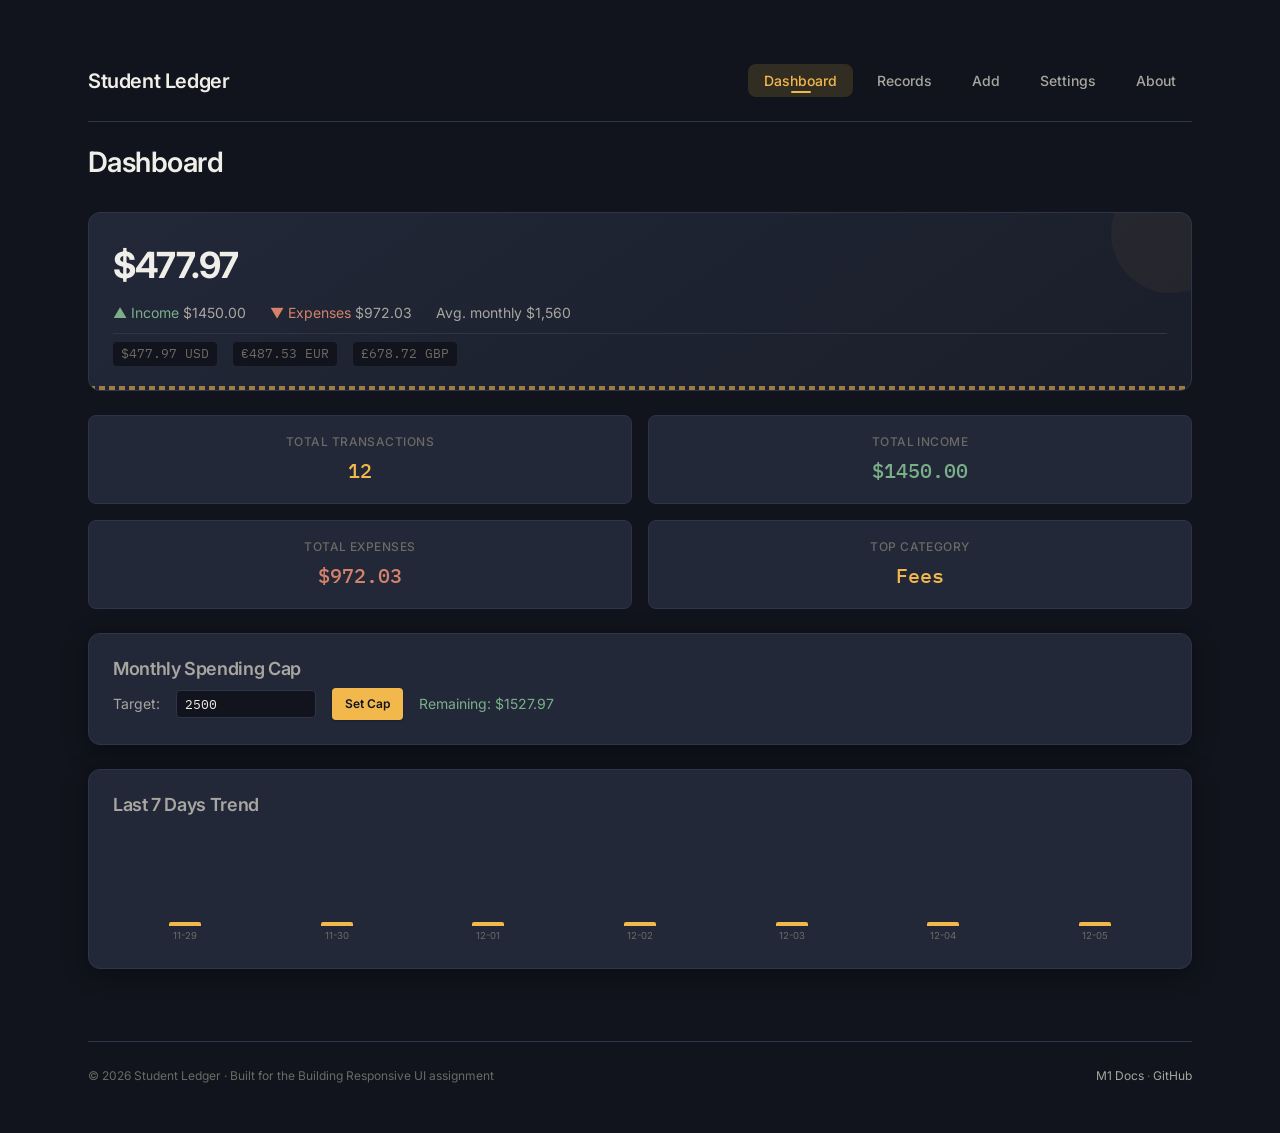
<file: index.html>
<!-- M2 – Semantic HTML & Base CSS-->

<!DOCTYPE html>
<html lang="en">
<head>
    <meta charset="UTF-8" />
    <meta name="viewport" content="width=device-width, initial-scale=1.0" />
    <title>Student Ledger · Finance Tracker</title>
    <link rel="preconnect" href="https://fonts.googleapis.com" />
    <link rel="preconnect" href="https://fonts.gstatic.com" crossorigin />
    <link href="https://fonts.googleapis.com/css2?family=Fraunces:opsz,wght@9..144,400;9..144,600;9..144,700&family=Inter:opsz,wght@14..32,400;14..32,500;14..32,600&family=IBM+Plex+Mono:wght@400;500&display=swap" rel="stylesheet" />
    <link rel="stylesheet" href="styles/main.css" />
    <script type="module" src="scripts/app.js"></script>
</head>
<body>

    <a class="skip-link" href="#main-content">Skip to main content</a>
    <div role="status" aria-live="polite" class="aria-live" id="live-status"></div>
    <div role="alert" aria-live="assertive" class="aria-live" id="live-alert"></div>

    <div class="app-wrapper">

        <header class="app-header" role="banner">
                <span class="app-title" >Student Ledger</span>
            <nav class="app-nav" role="navigation" aria-label="Main navigation">
                <button data-page="dashboard" aria-current="page">Dashboard</button>
                <button data-page="records">Records</button>
                <button data-page="add">Add</button>
                <button data-page="settings">Settings</button>
                <button data-page="about">About</button>
            </nav>
        </header>

        <main class="app-main" id="main-content" role="main">

            <!-- Dashboard (M5 deploy) -->
            <section class="page active" id="page-dashboard" aria-labelledby="dashboard-heading">
                    <h1 id="dashboard-heading">Dashboard</h1>

                    <!-- Balance Card -->
                    <div class="balance-card" role="figure" aria-label="Account balance summary">
                        <div class="balance-amount" id="balance-display">$3,540.60</div>
                        <div class="balance-sub">
                            <span><span class="income-label">&#9650; Income</span> <span id="dash-income">$4,200</span></span>
                            <span><span class="expense-label">&#9660; Expenses</span> <span id="dash-expenses">$1,560</span></span>
                            <span>Avg. monthly <span id="avg-expense">$1,560</span></span>
                        </div>
                        <div class="currency-conversion" id="currency-conversion" aria-label="Amount in other currencies"></div>
                    </div>

                    <!-- Stats Grid -->
                    <div class="stats-grid" role="list" aria-label="Statistics summary">
                        <div class="stat-card" role="listitem">
                            <div class="stat-label">Total Transactions</div>
                            <div class="stat-value amber" id="stat-count">0</div>
                        </div>
                        <div class="stat-card" role="listitem">
                            <div class="stat-label">Total Income</div>
                            <div class="stat-value income" id="stat-income">$0</div>
                        </div>
                        <div class="stat-card" role="listitem">
                            <div class="stat-label">Total Expenses</div>
                            <div class="stat-value expense" id="stat-expenses">$0</div>
                        </div>
                        <div class="stat-card" role="listitem">
                            <div class="stat-label">Top Category</div>
                            <div class="stat-value amber" id="stat-top-category">—</div>
                        </div>
                    </div>

                    <!-- Spending Cap -->
                    <div class="card" style="margin-bottom:var(--space-lg);">
                        <h3>Monthly Spending Cap</h3>
                        <div style="display:flex;flex-wrap:wrap;gap:var(--space-md);align-items:center;">
                            <label for="cap-input" style="font-size:0.875rem;color:var(--color-text-secondary);">Target:</label>
                            <input type="number" id="cap-input" value="2000" step="100" min="0"
                                style="width:140px;padding:var(--space-xs) var(--space-sm);background:var(--color-navy);border:1px solid var(--color-border);border-radius:var(--radius-sm);color:var(--color-text-primary);font-family:var(--font-mono);" />
                            <button class="btn btn-primary btn-sm" id="cap-set-btn">Set Cap</button>
                            <span style="font-size:0.875rem;color:var(--color-text-secondary);" id="cap-status">Remaining: $2,640</span>
                        </div>
                    </div>

                    <!-- Trend Chart -->
                    <div class="card" style="margin-bottom:var(--space-lg);">
                        <h3>Last 7 Days Trend</h3>
                        <div id="trend-chart" style="display:flex;align-items:flex-end;gap:var(--space-sm);height:120px;padding-top:var(--space-md);"
                            role="img" aria-label="Bar chart of daily spending for the last 7 days"></div>
                    </div>
                </section>

           <!-- Records (M4) -->
           <section class="page" id="page-records" aria-labelledby="records-heading">
                <h1 id="records-heading">Records</h1>

    <!-- Search bar -->
               <div class="search-bar" role="search">
                    <label for="search-input" class="sr-only">Search records</label>
                    <input type="text" id="search-input"
                        placeholder="Search with regex… e.g. /coffee|tea/i"
                        aria-describedby="search-stats search-hint" />
                    <span class="search-stats" id="search-stats">0 records</span>
                    <button class="btn btn-outline btn-sm" id="search-clear-btn" aria-label="Clear search">&#10005;</button>
                </div>

    <!-- Search hints -->
                <div class="search-hint" id="search-hint">
                <span style="color:var(--color-text-secondary);">Try:</span>
                <code>/coffee|tea/i</code> <span style="color:var(--color-text-muted);">— beverages</span>
                <code>/\.\d{2}\b/</code> <span style="color:var(--color-text-muted);">— cents present</span>
                <code>/\b(\w+)\s+\1\b/</code> <span style="color:var(--color-text-muted);">— duplicate words</span>
                </div>

    <!-- Table -->
                <div class="table-wrap" role="table" aria-label="Transaction records">
                    <table>
                        <thead>
                            <tr>
                                <th data-sort="date" aria-sort="none">Date <span class="sort-icon" aria-hidden="true">&#9650;&#9660;</span></th>
                                <th data-sort="description" aria-sort="none">Description <span class="sort-icon" aria-hidden="true">&#9650;&#9660;</span></th>
                                <th data-sort="category" aria-sort="none">Category <span class="sort-icon" aria-hidden="true">&#9650;&#9660;</span></th>
                                <th data-sort="amount" aria-sort="none" style="text-align:right;">Amount <span class="sort-icon" aria-hidden="true">&#9650;&#9660;</span></th>
                                <th style="text-align:right;">Actions</th>
                            </tr>
                        </thead>
                        <tbody id="records-body">
                            <tr><td colspan="5" class="table-empty">No records yet. Add your first transaction!</td></tr>
                        </tbody>
                    </table>
                </div>

    <!-- Bulk actions -->
                <div style="display:flex;flex-wrap:wrap;gap:var(--space-sm);margin-top:var(--space-sm);">
                    <button class="btn btn-outline btn-sm" id="export-json-btn">&#11015; Export JSON</button>
                    <button class="btn btn-outline btn-sm" id="import-json-btn">&#11014; Import JSON</button>
                    <input type="file" id="import-file-input" accept=".json" style="display:none;" />
                    <button class="btn btn-danger btn-sm" id="seed-btn">&#127793; Load Seed</button>
                    <button class="btn btn-danger btn-sm" id="clear-btn">&#128465; Clear All</button>
                </div>
            </section>

           <!-- Add / Edit (added in M3) -->
                <section class="page" id="page-add" aria-labelledby="add-heading">
                    <h1 id="add-heading">Add Transaction</h1>

                    <form id="transaction-form" novalidate>
                        <input type="hidden" id="edit-id" value="" />

                        <div class="form-row">
                            <div class="form-group">
                                <label for="form-description">Description <span class="required" aria-hidden="true">*</span></label>
                                <input type="text" id="form-description" placeholder="e.g. Lunch at cafeteria"
                                    required aria-describedby="desc-hint desc-error" />
                                <div class="field-hint" id="desc-hint">No leading/trailing spaces. Max 60 chars.</div>
                                <div class="field-error" id="desc-error" role="alert">Please enter a valid description.</div>
                                <div class="field-success" id="desc-success"></div>
                            </div>

                            <div class="form-group">
                                <label for="form-amount">Amount <span class="required" aria-hidden="true">*</span></label>
                                <input type="text" id="form-amount" placeholder="0.00"
                                    required aria-describedby="amount-hint amount-error" />
                                <div class="field-hint" id="amount-hint">Enter a positive number. Then select Income or Expense below.</div>
                                <div class="field-error" id="amount-error" role="alert">Enter a valid amount (e.g. 12.50).</div>
                            </div>
                        </div>

                        <div class="form-row">
                            <div class="form-group">
                                <label for="form-type">Type <span class="required" aria-hidden="true">*</span></label>
                                <select id="form-type" required>
                                    <option value="income">Income (+)</option>
                                    <option value="expense">Expense (−)</option>
                                </select>
                            </div>

                            <div class="form-group">
                                <label for="form-category">Category <span class="required" aria-hidden="true">*</span></label>
                                <select id="form-category" required aria-describedby="cat-error">
                                    <option value="Food">Food</option>
                                    <option value="Books">Books</option>
                                    <option value="Transport">Transport</option>
                                    <option value="Entertainment">Entertainment</option>
                                    <option value="Fees">Fees</option>
                                    <option value="Other">Other</option>
                                </select>
                                <div class="field-error" id="cat-error" role="alert">Please select a category.</div>
                            </div>
                        </div>

                        <div class="form-row">
                            <div class="form-group">
                                <label for="form-date">Date <span class="required" aria-hidden="true">*</span></label>
                                <input type="date" id="form-date" required aria-describedby="date-error" />
                                <div class="field-error" id="date-error" role="alert">Enter a valid date (YYYY-MM-DD).</div>
                            </div>
                        </div>

                        <div style="display:flex;flex-wrap:wrap;gap:var(--space-sm);margin-top:var(--space-md);">
                            <button type="submit" class="btn btn-primary" id="form-submit-btn">Add Transaction</button>
                            <button type="reset" class="btn btn-outline" id="form-cancel-btn">Cancel</button>
                        </div>
                    </form>
                </section>
            <!-- Settings (M6) -->
            <section class="page" id="page-settings" aria-labelledby="settings-heading">
                <h1 id="settings-heading">Settings</h1>

                <div class="settings-grid">

                    <!-- Currency Section -->
                    <div class="settings-section">
                        <h3>Currency</h3>

                        <div class="setting-row">
                            <label for="currency-base">Base</label>
                            <select id="currency-base">
                                <option value="USD">USD ($)</option>
                                <option value="EUR">EUR (€)</option>
                                <option value="GBP">GBP (£)</option>
                                <option value="CAD">CAD (C$)</option>
                                <option value="AUD">AUD (A$)</option>
                            </select>
                        </div>

                        <div class="setting-row">
                            <label for="currency-alt1">Alt 1</label>
                            <select id="currency-alt1">
                                <option value="EUR">EUR (€)</option>
                                <option value="USD">USD ($)</option>
                                <option value="GBP">GBP (£)</option>
                                <option value="CAD">CAD (C$)</option>
                                <option value="AUD">AUD (A$)</option>
                            </select>
                        </div>

                        <div class="setting-row">
                            <label for="currency-alt2">Alt 2</label>
                            <select id="currency-alt2">
                                <option value="GBP">GBP (£)</option>
                                <option value="USD">USD ($)</option>
                                <option value="EUR">EUR (€)</option>
                                <option value="CAD">CAD (C$)</option>
                                <option value="AUD">AUD (A$)</option>
                            </select>
                        </div>

                        <div class="setting-row">
                            <label for="rate-base-alt1">Rate (base → alt1)</label>
                            <input type="number" id="rate-base-alt1" value="1.08" step="0.01" min="0" />
                        </div>

                        <div class="setting-row">
                            <label for="rate-base-alt2">Rate (base → alt2)</label>
                            <input type="number" id="rate-base-alt2" value="1.32" step="0.01" min="0" />
                        </div>

                        <div class="setting-row">
                            <label for="display-currency">Display currency</label>
                            <select id="display-currency">
                                <option value="base">Base</option>
                                <option value="alt1">Alt 1</option>
                                <option value="alt2">Alt 2</option>
                            </select>
                        </div>
                    </div>

                    <!-- Categories Section -->
                    <div class="settings-section">
                        <h3>Categories</h3>

                        <div id="category-list">
                            <div class="setting-row">
                                <span style="flex:1;font-size:0.875rem;">Food</span>
                            </div>
                            <div class="setting-row">
                                <span style="flex:1;font-size:0.875rem;">Books</span>
                            </div>
                            <div class="setting-row">
                                <span style="flex:1;font-size:0.875rem;">Transport</span>
                            </div>
                            <div class="setting-row">
                                <span style="flex:1;font-size:0.875rem;">Entertainment</span>
                            </div>
                            <div class="setting-row">
                                <span style="flex:1;font-size:0.875rem;">Fees</span>
                            </div>
                            <div class="setting-row" style="border-bottom: none;">
                                <span style="flex:1;font-size:0.875rem;">Other</span>
                            </div>
                        </div>

                        <div style="display:flex;gap:var(--space-sm);margin-top:var(--space-sm);">
                            <input type="text" id="new-category-input" placeholder="New category…"
                                style="flex:1;padding:var(--space-xs) var(--space-sm);background:var(--color-navy);border:1px solid var(--color-border);border-radius:var(--radius-sm);color:var(--color-text-primary);" />
                            <button class="btn btn-primary btn-sm" id="add-category-btn">Add</button>
                        </div>
                    </div>

                    <!-- Data Section -->
                    <div class="settings-section">
                        <h3>Data</h3>

                        <div class="setting-row">
                            <span style="font-size:0.875rem;color:var(--color-text-secondary);">Records stored</span>
                            <span style="font-family:var(--font-mono);" id="settings-record-count">0</span>
                        </div>

                        <div style="display:flex;flex-wrap:wrap;gap:var(--space-sm);margin-top:var(--space-sm);">
                            <button class="btn btn-outline btn-sm" id="settings-export-btn">&#11015; Export</button>
                            <button class="btn btn-outline btn-sm" id="settings-import-btn">&#11014; Import</button>
                            <button class="btn btn-danger btn-sm" id="settings-clear-btn">&#128465; Clear</button>
                        </div>
                    </div>

                </div>
            </section>
            <section class="page" id="page-about" aria-labelledby="about-heading">
                <h1 id="about-heading">About</h1>
            
                <div class="card" style="margin-bottom:var(--space-lg);">
                    <p style="color:var(--color-text-secondary);margin-bottom:var(--space-md);">
                        <strong>Student Ledger</strong> is a finance tracker built for the <strong>Building Responsive UI</strong>
                        summative assignment. It follows a <strong>student-ledger design</strong> with a deep navy palette,
                        warm amber accents, and a torn-ledger-edge motif.
                    </p>
                    <p style="color:var(--color-text-muted);font-size:0.875rem;">
                        <strong>Contact:</strong>
                        <a href="https://github.com/cindoha-hash" style="color:var(--color-amber);">GitHub</a>
                        &middot;
                        <a href="mailto:c.indoha@alustudent.com" style="color:var(--color-amber);">c.indoha@alustudent.com</a>
                    </p>
                </div>
                
                <div class="m1-docs" id="m1-docs" aria-label="Milestone 1 documentation">
                    <h2>&#128220; M1 — Spec &amp; Wireframes</h2>
                    <h3>Theme</h3>
                    <p><span class="badge">Student Finance Tracker</span></p>
                    <h3>Data Model</h3>
                    <ul>
                        <li><code>id</code> — unique identifier</li>
                        <li><code>description</code> — transaction title</li>
                        <li><code>amount</code> — numeric value</li>
                        <li><code>category</code> — editable list</li>
                        <li><code>date</code> — YYYY-MM-DD</li>
                        <li><code>createdAt</code>, <code>updatedAt</code></li>
                    </ul>
                    <h3>Wireframes</h3>
                    <div class="wireframe-grid">
                        <div class="wf-item"><span class="wf-icon" aria-hidden="true">&#128202;</span>Dashboard</div>
                        <div class="wf-item"><span class="wf-icon" aria-hidden="true">&#128220;</span>Records</div>
                        <div class="wf-item"><span class="wf-icon" aria-hidden="true">&#9998;</span>Add/Edit</div>
                        <div class="wf-item"><span class="wf-icon" aria-hidden="true">&#9881;</span>Settings</div>
                        <div class="wf-item"><span class="wf-icon" aria-hidden="true">&#9432;</span>About</div>
                    </div>
                    <h3>Accessibility Plan</h3>
                    <ul>
                        <li>Semantic landmarks</li>
                        <li>Skip link</li>
                        <li>ARIA live regions</li>
                        <li>Labels + aria-describedby</li>
                        <li>Visible focus</li>
                        <li>Colour contrast</li>
                        <li>Keyboard navigation</li>
                    </ul>
                    <h3>Regex Validation Rules</h3>
                    <ul>
                        <li><code>/^\S(?:.*\S)?$/</code> — description</li>
                        <li><code>/^(0|[1-9]\d*)(\.\d{1,2})?$/</code> — amount</li>
                        <li><code>/^\d{4}-(0[1-9]|1[0-2])-(0[1-9]|[12]\d|3[01])$/</code> — date</li>
                        <li><code>/^[A-Za-z]+(?:[ -][A-Za-z]+)*$/</code> — category</li>
                        <li><code>/(?=.*\d)(?=.*[a-zA-Z])(?=.*[^\w\s])/</code> — advanced</li>
                    </ul>
                    <h3>Keyboard Map</h3>
                    <ul>
                        <li><kbd>Tab</kbd> / <kbd>Shift+Tab</kbd> — navigate</li>
                        <li><kbd>Enter</kbd> / <kbd>Space</kbd> — activate</li>
                        <li><kbd>Escape</kbd> — cancel</li>
                    </ul>
                </div>
            </section>

        </main>

        
        <footer class="app-footer" role="contentinfo">
            <span>&copy; 2026 Student Ledger &middot; Built for the Building Responsive UI assignment</span>
            <span>
                <a href="#m1-docs">M1 Docs</a>
                &middot;
                <a href="https://github.com/cindoha-hash" target="_blank" rel="noopener noreferrer">GitHub</a>
            </span>
        </footer>

    </div>
</body>
</html>
</file>
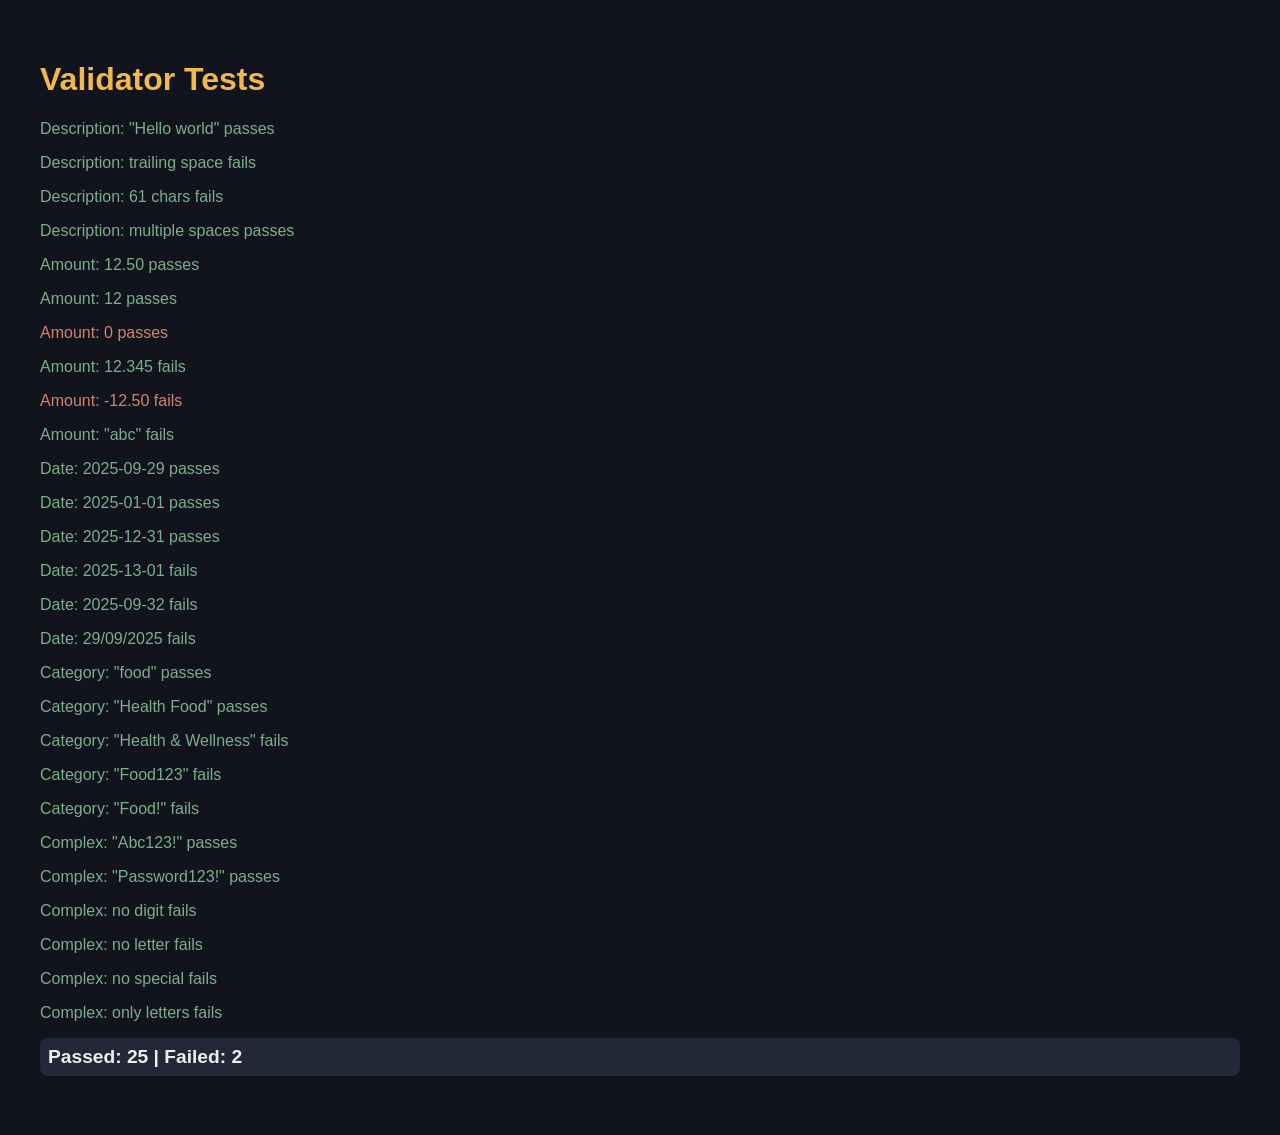
<file: tests.html>
<!-- M3 – Regex testing from validators.js-->
<!DOCTYPE html>
<html>
<head>
    <meta charset="UTF-8">
    <title>Validator Tests</title>
    <style>
        body { font-family: sans-serif; padding: 2rem; background: #11141C; color: #F0EEE8; }
        h1 { color: #F2B84B; }
        #results { margin-top: 1rem; }
        .pass { color: #7BAF8A; }
        .fail { color: #D4836A; }
        .summary { font-size: 1.2rem; margin-top: 1rem; padding: 0.5rem; background: #222838; border-radius: 8px; }
    </style>
</head>
<body>
    <h1>Validator Tests</h1>
    <div id="results"></div>

    <script type="module">
        import { validators } from './scripts/validators.js';

        // Test cases for each validator
        const testCases = [
            // Description
            { label: 'Description: "Hello world" passes', check: () => validators.description('Hello world') },
            { label: 'Description: trailing space fails', check: () => !validators.description('Hello ') },
            { label: 'Description: 61 chars fails', check: () => !validators.description('a'.repeat(61)) },
            { label: 'Description: multiple spaces passes', check: () => validators.description('Hello   world') },

            // Amount
            { label: 'Amount: 12.50 passes', check: () => validators.amount('12.50') },
            { label: 'Amount: 12 passes', check: () => validators.amount('12') },
            { label: 'Amount: 0 passes', check: () => validators.amount('0') },
            { label: 'Amount: 12.345 fails', check: () => !validators.amount('12.345') },
            { label: 'Amount: -12.50 fails', check: () => !validators.amount('-12.50') },
            { label: 'Amount: "abc" fails', check: () => !validators.amount('ABC') },

            // Date
            { label: 'Date: 2025-09-29 passes', check: () => validators.date('2025-09-29') },
            { label: 'Date: 2025-01-01 passes', check: () => validators.date('2025-01-01') },
            { label: 'Date: 2025-12-31 passes', check: () => validators.date('2025-12-31') },
            { label: 'Date: 2025-13-01 fails', check: () => !validators.date('2025-13-01') },
            { label: 'Date: 2025-09-32 fails', check: () => !validators.date('2025-09-32') },
            { label: 'Date: 29/09/2025 fails', check: () => !validators.date('29/09/2025') },

            // Category
            { label: 'Category: "food" passes', check: () => validators.category('Food') },
            { label: 'Category: "Health Food" passes', check: () => validators.category('Health Food') },
            { label: 'Category: "Health & Wellness" fails', check: () => !validators.category('Health & Wellness') },
            { label: 'Category: "Food123" fails', check: () => !validators.category('Food123') },
            { label: 'Category: "Food!" fails', check: () => !validators.category('Food!') },

            // Advanced (complex)
            { label: 'Complex: "Abc123!" passes', check: () => validators.complex('Abc123!') },
            { label: 'Complex: "Password123!" passes', check: () => validators.complex('Password123!') },
            { label: 'Complex: no digit fails', check: () => !validators.complex('Abcdef!') },
            { label: 'Complex: no letter fails', check: () => !validators.complex('123456!') },
            { label: 'Complex: no special fails', check: () => !validators.complex('Abc123') },
            { label: 'Complex: only letters fails', check: () => !validators.complex('Abcdef') },
        ];

        // Run the tests
        const results = document.getElementById('results');
        let passed = 0, failed = 0;

        for (const test of testCases) {
            try {
                const result = test.check();
                if (result) {
                    passed++;
                    results.innerHTML += `<p class="pass">${test.label}</p>`;
                } else {
                    failed++;
                    results.innerHTML += `<p class="fail">${test.label}</p>`;
                }
            } catch (error) {
                failed++;
                results.innerHTML += `<p class="fail">${test.label} (error: ${error.message})</p>`;
            }
        }

        results.innerHTML += `<p class="summary"><strong> Passed: ${passed} | Failed: ${failed}</strong></p>`;
    </script>
</body>
</html>
</file>
<file: styles/main.css>
/* M2 – Semantic HTML & Base CSS*/

:root {
    /* Colours */
    --color-navy: #11141C;
    --color-navy-light: #1A1E2A;
    --color-navy-muted: #2A2F3E;
    --color-surface: #1A1E2A;
    --color-surface-card: #222838;
    --color-surface-card-hover: #2C3346;
    --color-amber: #F2B84B;
    --color-amber-dim: rgba(242, 184, 75, 0.15);
    --color-sage: #7BAF8A;
    --color-sage-dim: rgba(123, 175, 138, 0.15);
    --color-terracotta: #D4836A;
    --color-terracotta-dim: rgba(212, 131, 106, 0.15);
    --color-text-primary: #F0EEE8;
    --color-text-secondary: #A8A6A0;
    --color-text-muted: #6B6A64;
    --color-border: #2F3548;
    --color-focus-ring: #F2B84B;
    --color-error: #E87A6A;
    --color-success: #7BAF8A;
    --color-white: #F0EEE8;
    --color-black: #0B0D14;

    /* Typography */
    --font-display: 'Inter', system-ui, -apple-system, sans-serif;
    --font-ui: 'Inter', system-ui, -apple-system, sans-serif;
    --font-mono: 'IBM Plex Mono', monospace;

    /* Spacing */
    --space-xs: 0.25rem;
    --space-sm: 0.5rem;
    --space-md: 1rem;
    --space-lg: 1.5rem;
    --space-xl: 2rem;
    --space-2xl: 3rem;

    /* Radius */
    --radius-sm: 4px;
    --radius-md: 8px;
    --radius-lg: 12px;
    --radius-xl: 16px;

    /* Shadows */
    --shadow-card: 0 4px 24px rgba(0, 0, 0, 0.4);
    --shadow-focus: 0 0 0 3px rgba(242, 184, 75, 0.4);

    /* Transitions */
    --transition-fast: 150ms ease;
    --transition-med: 250ms ease;
    --transition-slow: 400ms ease;

    /* Breakpoints */
    --bp-mobile: 360px;
    --bp-tablet: 768px;
    --bp-desktop: 1024px;
}

*,
*::before,
*::after {
    margin: 0;
    padding: 0;
    box-sizing: border-box;
}

html {
    scroll-behavior: smooth;
    -webkit-text-size-adjust: 100%;
}

body {
    font-family: var(--font-ui);
    background: var(--color-navy);
    color: var(--color-text-primary);
    line-height: 1.6;
    min-height: 100vh;
    display: flex;
    flex-direction: column;
}

:focus-visible {
    outline: 3px solid var(--color-focus-ring);
    outline-offset: 2px;
    border-radius: var(--radius-sm);
}

.skip-link {
    position: fixed;
    top: -9999px;
    left: 50%;
    transform: translateX(-50%);
    background: var(--color-amber);
    color: var(--color-navy);
    padding: var(--space-md) var(--space-lg);
    border-radius: 0 0 var(--radius-md) var(--radius-md);
    font-weight: 600;
    z-index: 9999;
    text-decoration: none;
    transition: top var(--transition-fast);
}
.skip-link:focus {
    top: 0;
}

.app-wrapper {
    max-width: 1200px;
    margin: 0 auto;
    padding: var(--space-md);
    width: 100%;
    flex: 1;
    display: flex;
    flex-direction: column;
}

.app-header {
    display: flex;
    flex-wrap: wrap;
    align-items: center;
    justify-content: space-between;
    padding: var(--space-md) 0 var(--space-lg);
    border-bottom: 1px solid var(--color-border);
    margin-bottom: var(--space-lg);
    gap: var(--space-md);
}

.app-title {
   font-family: var(--font-display);
    font-weight: 600;
    font-size: 1.25rem;
    letter-spacing: -0.02em;
    color: var(--color-text-primary);
}
.app-nav {
    display: flex;
    flex-wrap: wrap;
    gap: var(--space-xs) var(--space-sm);
}
.app-nav button {
    background: transparent;
    border: none;
    color: var(--color-text-secondary);
    font-family: var(--font-ui);
    font-size: 0.875rem;
    font-weight: 500;
    padding: var(--space-sm) var(--space-md);
    border-radius: var(--radius-md);
    cursor: pointer;
    transition: background var(--transition-fast), color var(--transition-fast);
    position: relative;
}
.app-nav button:hover {
    background: var(--color-surface-card);
    color: var(--color-text-primary);
}
.app-nav button[aria-current="page"] {
    color: var(--color-amber);
    background: var(--color-amber-dim);
}
.app-nav button[aria-current="page"]::after {
    content: '';
    position: absolute;
    bottom: 4px;
    left: 50%;
    transform: translateX(-50%);
    width: 20px;
    height: 2px;
    background: var(--color-amber);
    border-radius: 2px;
}

.app-main {
    flex: 1;
}

.page {
    display: none;
    animation: fadeIn var(--transition-med);
}
.page.active {
    display: block;
}
.page h1 {
    margin-bottom: var(--space-xl);
}

@keyframes fadeIn {
    0% {
        opacity: 0;
        transform: translateY(8px);
    }
    100% {
        opacity: 1;
        transform: translateY(0);
    }
}

.app-footer {
    margin-top: var(--space-2xl);
    padding-top: var(--space-lg);
    border-top: 1px solid var(--color-border);
    font-size: 0.75rem;
    color: var(--color-text-muted);
    display: flex;
    flex-wrap: wrap;
    justify-content: space-between;
    gap: var(--space-sm);
}
.app-footer a {
    color: var(--color-text-secondary);
    text-decoration: none;
}
.app-footer a:hover {
    color: var(--color-amber);
}

h1,
h2,
h3,
h4 {
    font-family: var(--font-display);
    font-weight: 600;
    letter-spacing: -0.02em;
    line-height: 1.2;
}
h1 {
    font-size: 1.75rem;
}
h2 {
    font-size: 1.5rem;
    margin-bottom: var(--space-md);
    color: var(--color-text-primary);
}
h3 {
    font-size: 1.125rem;
    margin-bottom: var(--space-sm);
    color: var(--color-text-secondary);
}
h4 {
    font-size: 1rem;
    color: var(--color-text-secondary);
}


.aria-live {
    position: absolute;
    width: 1px;
    height: 1px;
    padding: 0;
    margin: -1px;
    overflow: hidden;
    clip: rect(0, 0, 0, 0);
    border: 0;
}

/* --- 360px+ (mobile) --- */
@media (min-width: 360px) {
    .app-header {
        flex-direction: column;
        align-items: stretch;
    }
    .app-nav {
        justify-content: center;
    }
}

/* --- 768px+ (tablet) --- */
@media (min-width: 768px) {
    .app-wrapper {
        padding: var(--space-lg);
    }
    .app-header {
        flex-direction: row;
        align-items: center;
    }
    .app-nav {
        justify-content: flex-end;
    }
}

/* --- 1024px+ (desktop) --- */
@media (min-width: 1024px) {
    .app-wrapper {
        padding: var(--space-2xl);
        max-width: 1200px;
    }
}

.card {
    background: var(--color-surface-card);
    border-radius: var(--radius-lg);
    padding: var(--space-lg);
    box-shadow: var(--shadow-card);
    border: 1px solid var(--color-border);
    transition: border-color var(--transition-fast), box-shadow var(--transition-fast);
    margin-bottom: var(--space-lg);
}
.card:hover {
    border-color: var(--color-navy-muted);
}

/* Stats, Balance, Table, Form, etc. – will be added these in later milestones */
.m1-docs {
    background: var(--color-surface-card);
    border-radius: var(--radius-lg);
    padding: var(--space-lg);
    margin-top: var(--space-2xl);
    border: 1px solid var(--color-border);
    font-size: 0.875rem;
    color: var(--color-text-secondary);
}
.m1-docs h2 {
    font-size: 1.25rem;
    color: var(--color-amber);
    margin-bottom: var(--space-md);
}
.m1-docs h3 {
    font-size: 1rem;
    color: var(--color-text-primary);
    margin-top: var(--space-lg);
    margin-bottom: var(--space-sm);
}
.m1-docs ul,
.m1-docs ol {
    padding-left: var(--space-lg);
    margin-bottom: var(--space-md);
}
.m1-docs li {
    margin-bottom: var(--space-xs);
}
.m1-docs code {
    font-family: var(--font-mono);
    font-size: 0.8rem;
    background: var(--color-navy);
    padding: 2px 6px;
    border-radius: var(--radius-sm);
    color: var(--color-amber);
}
.m1-docs .wireframe-grid {
    display: grid;
    grid-template-columns: repeat(auto-fit, minmax(160px, 1fr));
    gap: var(--space-md);
    margin: var(--space-md) 0;
}
.m1-docs .wireframe-grid .wf-item {
    background: var(--color-navy);
    border-radius: var(--radius-sm);
    padding: var(--space-md);
    text-align: center;
    border: 1px solid var(--color-border);
    font-size: 0.75rem;
    color: var(--color-text-muted);
}
.m1-docs .wireframe-grid .wf-item .wf-icon {
    font-size: 2rem;
    display: block;
    margin-bottom: var(--space-xs);
}
.m1-docs .badge {
    display: inline-block;
    background: var(--color-amber-dim);
    color: var(--color-amber);
    padding: 2px 10px;
    border-radius: 20px;
    font-size: 0.7rem;
    font-weight: 500;
}

/*  M3 – Form & Validation Styles */

/* Form groups */
.form-group {
    margin-bottom: var(--space-md);
}

.form-group label {
    display: block;
    font-size: 0.875rem;
    font-weight: 500;
    margin-bottom: var(--space-xs);
    color: var(--color-text-secondary);
}

.form-group .required {
    color: var(--color-terracotta);
    margin-left: 2px;
}

/* Inputs, selects, textareas */
.form-group input,
.form-group select,
.form-group textarea {
    width: 100%;
    padding: var(--space-sm) var(--space-md);
    background: var(--color-navy);
    border: 1px solid var(--color-border);
    border-radius: var(--radius-sm);
    color: var(--color-text-primary);
    font-family: var(--font-ui);
    font-size: 0.875rem;
    transition: border-color var(--transition-fast), box-shadow var(--transition-fast);
}

.form-group input:focus,
.form-group select:focus,
.form-group textarea:focus {
    border-color: var(--color-amber);
    box-shadow: var(--shadow-focus);
    outline: none;
}

/* Error state */
.form-group input.error,
.form-group select.error,
.form-group textarea.error {
    border-color: var(--color-error);
}

/* Hints and error messages */
.form-group .field-hint {
    font-size: 0.75rem;
    color: var(--color-text-muted);
    margin-top: var(--space-xs);
}

.form-group .field-error {
    font-size: 0.75rem;
    color: var(--color-error);
    margin-top: var(--space-xs);
    display: none;
}

.form-group .field-error.visible {
    display: block;
}

.form-group .field-success {
    font-size: 0.75rem;
    color: var(--color-sage);
    margin-top: var(--space-xs);
    display: none;
}

.form-group .field-success.visible {
    display: block;
}

/* Two-column layout for form rows */
.form-row {
    display: grid;
    grid-template-columns: 1fr 1fr;
    gap: var(--space-md);
}

/* Submit and cancel buttons */
.btn {
    display: inline-flex;
    align-items: center;
    justify-content: center;
    gap: var(--space-sm);
    padding: 0.6rem 1.2rem;
    font-family: var(--font-ui);
    font-size: 0.875rem;
    font-weight: 500;
    line-height: 1.4;
    border: none;
    border-radius: var(--radius-md);
    cursor: pointer;
    transition: all var(--transition-fast);
    text-decoration: none;
    min-height: 2.5rem;
    background: var(--color-navy-light);
    color: var(--color-text-primary);
    box-shadow: 0 1px 2px rgba(0, 0, 0, 0.2);
}

.btn:hover {
    transform: translateY(-2px);
    box-shadow: 0 4px 12px rgba(0, 0, 0, 0.3);
}

.btn:active {
    transform: translateY(0);
    box-shadow: 0 1px 2px rgba(0, 0, 0, 0.2);
}

.btn:focus-visible {
    outline: 3px solid var(--color-focus-ring);
    outline-offset: 2px;
}

/* Primary (Amber) */
.btn-primary {
    background: var(--color-amber);
    color: var(--color-navy);
    font-weight: 600;
}
.btn-primary:hover {
    background: #e6a83a;
    box-shadow: 0 4px 16px rgba(242, 184, 75, 0.4);
}

/* Success (Sage) */
.btn-success {
    background: var(--color-sage);
    color: var(--color-navy);
}
.btn-success:hover {
    background: #6a9f7a;
    box-shadow: 0 4px 16px rgba(123, 175, 138, 0.4);
}

/* Danger (Terracotta) */
.btn-danger {
    background: var(--color-terracotta);
    color: var(--color-navy);
}
.btn-danger:hover {
    background: #c4745a;
    box-shadow: 0 4px 16px rgba(212, 131, 106, 0.4);
}

/* Outline (Ghost) */
.btn-outline {
    background: transparent;
    border: 1.5px solid var(--color-border);
    color: var(--color-text-secondary);
    box-shadow: none;
}
.btn-outline:hover {
    background: var(--color-surface-card);
    border-color: var(--color-text-secondary);
    color: var(--color-text-primary);
    transform: translateY(-2px);
    box-shadow: 0 4px 12px rgba(0, 0, 0, 0.2);
}

/* Small variant */
.btn-sm {
    padding: 0.3rem 0.8rem;
    font-size: 0.75rem;
    min-height: 2rem;
    border-radius: var(--radius-sm);
}

/* Block (full width) */
.btn-block {
    width: 100%;
    justify-content: center;
}

/* Disabled state */
.btn:disabled {
    opacity: 0.5;
    cursor: not-allowed;
    transform: none !important;
    box-shadow: none !important;
}

/* M4 – Table & Search Styles*/

/* Table */
.table-wrap {
    overflow-x: auto;
    -webkit-overflow-scrolling: touch;
    margin-bottom: var(--space-md);
    border-radius: var(--radius-md);
    border: 1px solid var(--color-border);
}

table {
    width: 100%;
    border-collapse: collapse;
    font-size: 0.875rem;
    min-width: 600px;
}

thead {
    background: var(--color-navy-light);
}

th {
    text-align: left;
    padding: var(--space-sm) var(--space-md);
    font-weight: 600;
    font-size: 0.75rem;
    text-transform: uppercase;
    letter-spacing: 0.04em;
    color: var(--color-text-muted);
    border-bottom: 1px solid var(--color-border);
    cursor: pointer;
    user-select: none;
    white-space: nowrap;
}

th:hover {
    color: var(--color-text-secondary);
}

th .sort-icon {
    display: inline-block;
    margin-left: var(--space-xs);
    font-size: 0.65rem;
    color: var(--color-text-muted);
}

td {
    padding: var(--space-sm) var(--space-md);
    border-bottom: 1px solid var(--color-border);
    vertical-align: middle;
    color: var(--color-text-secondary);
}

tr:hover td {
    background: var(--color-surface-card-hover);
}

td .record-actions {
    display: flex;
    gap: var(--space-xs);
    flex-wrap: wrap;
}

td .record-actions .btn {
    padding: var(--space-xs) var(--space-sm);
    font-size: 0.65rem;
    min-height: 1.75rem;
}

.table-empty {
    text-align: center;
    padding: var(--space-2xl) var(--space-md);
    color: var(--color-text-muted);
    font-size: 0.875rem;
}

/* Search */
.search-bar {
    display: flex;
    flex-wrap: wrap;
    gap: var(--space-sm);
    margin-bottom: var(--space-sm);
    align-items: center;
}

.search-bar input {
    flex: 1;
    min-width: 160px;
    padding: var(--space-sm) var(--space-md);
    background: var(--color-navy);
    border: 1px solid var(--color-border);
    border-radius: var(--radius-sm);
    color: var(--color-text-primary);
    font-family: var(--font-mono);
    font-size: 0.875rem;
}

.search-bar input:focus {
    border-color: var(--color-amber);
    box-shadow: var(--shadow-focus);
    outline: none;
}

.search-bar .search-stats {
    font-size: 0.75rem;
    color: var(--color-text-muted);
    white-space: nowrap;
}

.search-hint {
    font-size: 0.7rem;
    color: var(--color-text-muted);
    margin-bottom: var(--space-md);
    padding: var(--space-xs) var(--space-sm);
    background: var(--color-navy-light);
    border-radius: var(--radius-sm);
    border: 1px solid var(--color-border);
    font-family: var(--font-mono);
}

.search-hint code {
    background: var(--color-navy);
    padding: 1px 6px;
    border-radius: 2px;
    color: var(--color-amber);
    font-size: 0.7rem;
}

/* Highlight matches */
mark {
    background: var(--color-amber-dim);
    color: var(--color-amber);
    padding: 0 2px;
    border-radius: 2px;
    font-weight: 500;
}

/* M5 – Dashboard, Cards, Stats, Balance, Trend */

/* Cards */
.card {
    background: var(--color-surface-card);
    border-radius: var(--radius-lg);
    padding: var(--space-lg);
    box-shadow: var(--shadow-card);
    border: 1px solid var(--color-border);
    transition: border-color var(--transition-fast), box-shadow var(--transition-fast);
}

.card:hover {
    border-color: var(--color-navy-muted);
}

/* Stats Grid */
.stats-grid {
    display: grid;
    grid-template-columns: 1fr 1fr;
    gap: var(--space-md);
    margin-bottom: var(--space-lg);
}

.stat-card {
    background: var(--color-surface-card);
    border-radius: var(--radius-md);
    padding: var(--space-md);
    border: 1px solid var(--color-border);
    text-align: center;
}

.stat-card .stat-label {
    font-size: 0.75rem;
    text-transform: uppercase;
    letter-spacing: 0.04em;
    color: var(--color-text-muted);
    font-weight: 500;
}

.stat-card .stat-value {
    font-family: var(--font-mono);
    font-size: 1.25rem;
    font-weight: 500;
    margin-top: var(--space-xs);
    color: var(--color-text-primary);
}

.stat-card .stat-value.income {
    color: var(--color-sage);
}
.stat-card .stat-value.expense {
    color: var(--color-terracotta);
}
.stat-card .stat-value.amber {
    color: var(--color-amber);
}

/* Balance Card */
.balance-card {
    background: linear-gradient(145deg, var(--color-surface-card), var(--color-navy-light));
    border-radius: var(--radius-lg);
    padding: var(--space-lg);
    margin-bottom: var(--space-lg);
    border: 1px solid var(--color-border);
    position: relative;
    overflow: hidden;
}

.balance-card::before {
    content: '';
    position: absolute;
    top: 0;
    right: 0;
    width: 120px;
    height: 120px;
    background: var(--color-amber-dim);
    border-radius: 50%;
    transform: translate(40px, -40px);
    opacity: 0.3;
    pointer-events: none;
}

.balance-card::after {
    content: '';
    position: absolute;
    bottom: 0;
    left: 0;
    right: 0;
    height: 4px;
    background: repeating-linear-gradient(90deg,
            var(--color-amber) 0px,
            var(--color-amber) 6px,
            transparent 6px,
            transparent 10px);
    opacity: 0.6;
}

.balance-card .balance-amount {
    font-family: var(--font-display);
    font-size: 2.25rem;
    font-weight: 700;
    color: var(--color-text-primary);
    letter-spacing: -0.03em;
}

.balance-card .balance-sub {
    display: flex;
    flex-wrap: wrap;
    gap: var(--space-lg);
    margin-top: var(--space-sm);
    font-size: 0.875rem;
    color: var(--color-text-secondary);
}

.balance-card .balance-sub .income-label {
    color: var(--color-sage);
}
.balance-card .balance-sub .expense-label {
    color: var(--color-terracotta);
}

.balance-card .currency-conversion {
    margin-top: var(--space-sm);
    font-size: 0.8rem;
    color: var(--color-text-muted);
    border-top: 1px solid var(--color-border);
    padding-top: var(--space-sm);
    display: flex;
    flex-wrap: wrap;
    gap: var(--space-md);
}

.balance-card .currency-conversion span {
    background: var(--color-navy);
    padding: 2px 8px;
    border-radius: var(--radius-sm);
    font-family: var(--font-mono);
}

/* Settings (M6) */
.settings-grid {
    display: grid;
    grid-template-columns: 1fr;
    gap: var(--space-lg);
}

@media (min-width: 768px) {
    .settings-grid {
        grid-template-columns: 1fr 1fr;
    }
}
@media (min-width: 1024px) {
    .settings-grid {
        grid-template-columns: 1fr 1fr 1fr;
    }
}

.settings-section {
    background: var(--color-surface-card);
    border-radius: var(--radius-md);
    padding: var(--space-md);
    border: 1px solid var(--color-border);
}

.settings-section h3 {
    font-family: var(--font-display);
    font-size: 1rem;
    color: var(--color-text-primary);
    margin-bottom: var(--space-sm);
}

.setting-row {
    display: flex;
    flex-wrap: wrap;
    align-items: center;
    gap: var(--space-md);
    padding: var(--space-sm) 0;
    border-bottom: 1px solid var(--color-border);
}

.setting-row:last-child {
    border-bottom: none;
}

.setting-row label {
    min-width: 100px;
    font-size: 0.875rem;
    color: var(--color-text-secondary);
}

.setting-row input,
.setting-row select {
    flex: 1;
    min-width: 120px;
    padding: var(--space-xs) var(--space-sm);
    background: var(--color-navy);
    border: 1px solid var(--color-border);
    border-radius: var(--radius-sm);
    color: var(--color-text-primary);
    font-family: var(--font-mono);
    font-size: 0.875rem;
}

.setting-row input:focus,
.setting-row select:focus {
    border-color: var(--color-amber);
    box-shadow: var(--shadow-focus);
    outline: none;
}

.sr-only {
    position: absolute !important;
    width: 1px !important;
    height: 1px !important;
    padding: 0 !important;
    margin: -1px !important;
    overflow: hidden !important;
    clip: rect(0, 0, 0, 0) !important;
    border: 0 !important;
}

.text-center { text-align: center; }
.mt-md { margin-top: var(--space-md); }
.mt-lg { margin-top: var(--space-lg); }
.mb-md { margin-bottom: var(--space-md); }
.mb-lg { margin-bottom: var(--space-lg); }
.flex { display: flex; }
.flex-wrap { flex-wrap: wrap; }
.gap-sm { gap: var(--space-sm); }
.gap-md { gap: var(--space-md); }
.items-center { align-items: center; }
</file>
